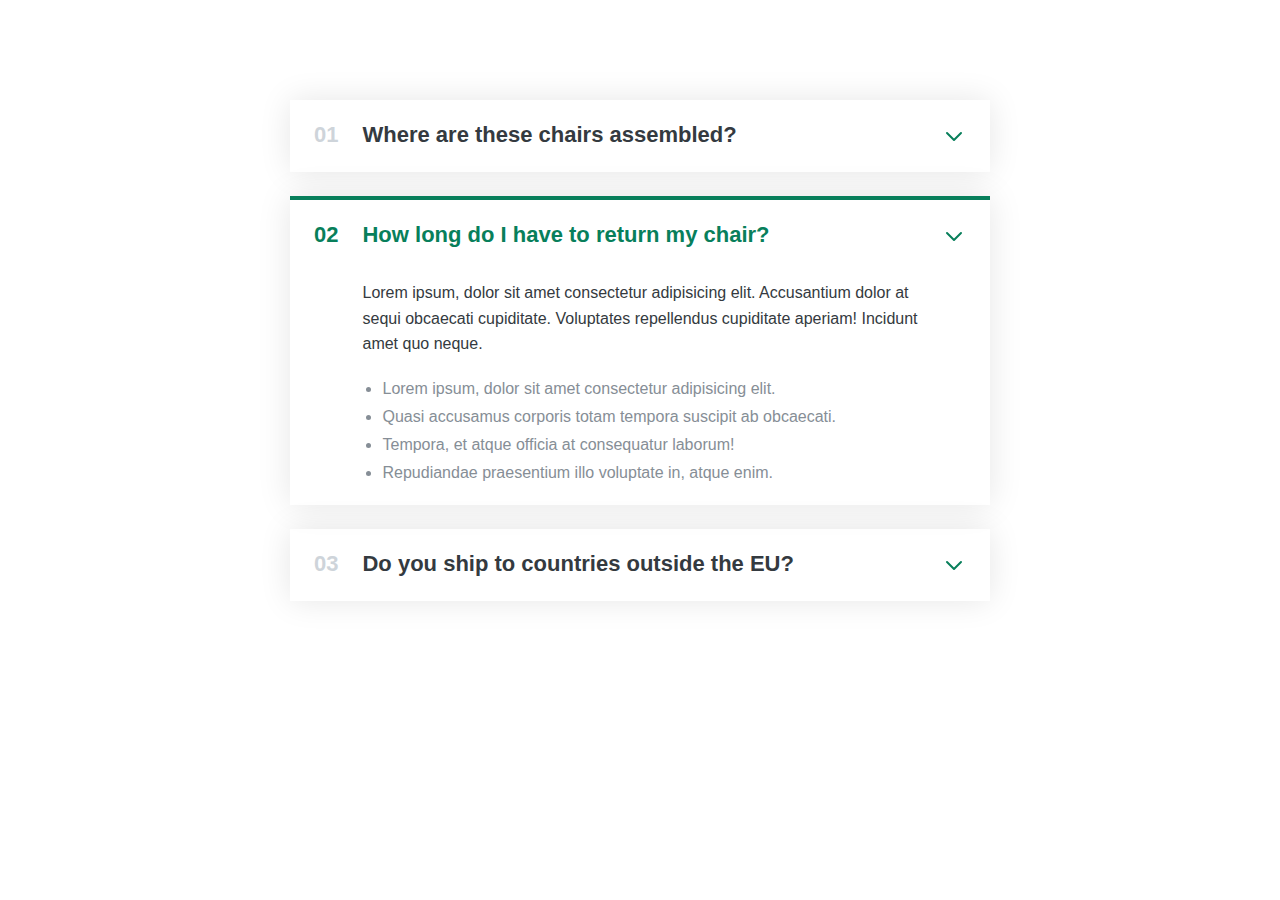
<file: accordions/001/index.html>
<!DOCTYPE html>
<html lang="en">

  <head>
    <meta charset="UTF-8">
    <meta name="viewport" content="width=device-width, initial-scale=1.0">
    <title>Accordion Component</title>
    <link rel="stylesheet" href="styles.css">
  </head>

  <body>
    <div class="accordion">
      <div class="item">
        <p class="number">01</p>
        <p class="text">Where are these chairs assembled?</p>
        <svg xmlns="http://www.w3.org/2000/svg" class="icon" fill="none" viewBox="0 0 24 24" stroke="currentColor">
        <path stroke-linecap="round" stroke-linejoin="round" stroke-width="2" d="M19 9l-7 7-7-7" />
        </svg>

        <div class="hidden-box">
          <p>
            Lorem ipsum, dolor sit amet consectetur adipisicing elit. Accusantium dolor at sequi obcaecati cupiditate.
            Voluptates repellendus cupiditate aperiam! Incidunt amet quo neque.
          </p>
          <ul>
            <li>Lorem ipsum, dolor sit amet consectetur adipisicing elit.</li>
            <li>Quasi accusamus corporis totam tempora suscipit ab obcaecati.</li>
            <li>Tempora, et atque officia at consequatur laborum!</li>
            <li>Repudiandae praesentium illo voluptate in, atque enim.</li>
          </ul>
        </div>
      </div>

      <div class="item open">
        <p class="number">02</p>
        <p class="text">How long do I have to return my chair?</p>
        <svg xmlns="http://www.w3.org/2000/svg" class="icon" fill="none" viewBox="0 0 24 24" stroke="currentColor">
          <path stroke-linecap="round" stroke-linejoin="round" stroke-width="2" d="M19 9l-7 7-7-7" />
        </svg>

        <div class="hidden-box">
          <p>
            Lorem ipsum, dolor sit amet consectetur adipisicing elit. Accusantium dolor at sequi obcaecati cupiditate. Voluptates repellendus cupiditate aperiam! Incidunt amet quo neque.
          </p>
          <ul>
            <li>Lorem ipsum, dolor sit amet consectetur adipisicing elit.</li>
            <li>Quasi accusamus corporis totam tempora suscipit ab obcaecati.</li>
            <li>Tempora, et atque officia at consequatur laborum!</li>
            <li>Repudiandae praesentium illo voluptate in, atque enim.</li>
          </ul>
        </div>
      </div>

      <div class="item">
        <p class="number">03</p>
        <p class="text">Do you ship to countries outside the EU?</p>
        <svg xmlns="http://www.w3.org/2000/svg" class="icon" fill="none" viewBox="0 0 24 24" stroke="currentColor">
          <path stroke-linecap="round" stroke-linejoin="round" stroke-width="2" d="M19 9l-7 7-7-7" />
        </svg>

        <div class="hidden-box">
          <p>
            Lorem ipsum, dolor sit amet consectetur adipisicing elit. Accusantium dolor at sequi obcaecati cupiditate.
            Voluptates repellendus cupiditate aperiam! Incidunt amet quo neque.
          </p>
          <ul>
            <li>Lorem ipsum, dolor sit amet consectetur adipisicing elit.</li>
            <li>Quasi accusamus corporis totam tempora suscipit ab obcaecati.</li>
            <li>Tempora, et atque officia at consequatur laborum!</li>
            <li>Repudiandae praesentium illo voluptate in, atque enim.</li>
          </ul>
        </div>
      </div>
    </div>
  </body>

</html>
</file>
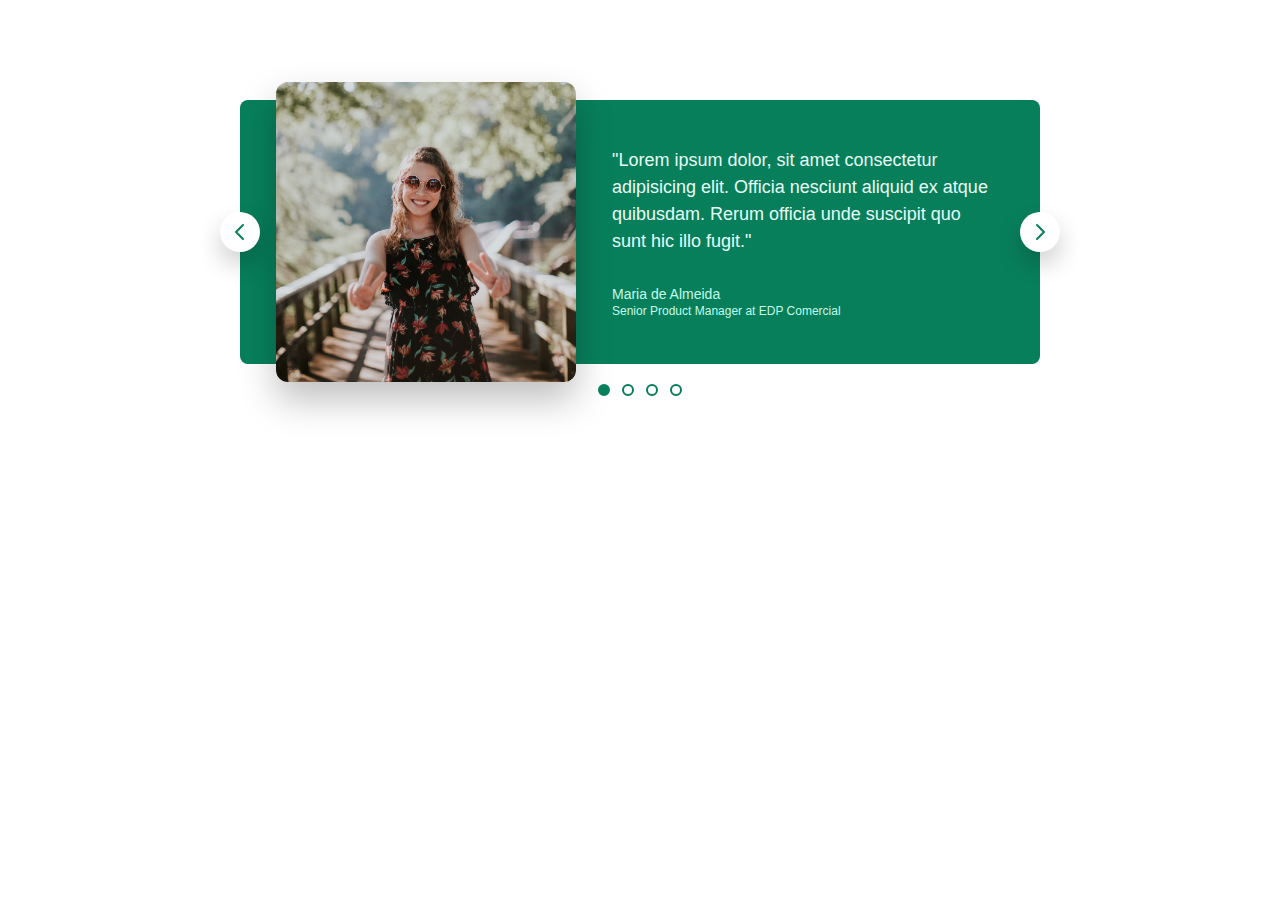
<file: carousels/001/index.html>
<!DOCTYPE html>
<html lang="en">

  <head>
    <meta charset="UTF-8">
    <meta name="viewport" content="width=device-width, initial-scale=1.0">
    <title>Carousel Component</title>
    <link rel="stylesheet" href="style.css">
  </head>

  <body>
    <div class="carousel">
      <img src="./img/maria.jpg" alt="Maria de Almeida">
      <blockquote class="testimonial">
        <p class="testimonial-text">"Lorem ipsum dolor, sit amet consectetur adipisicing elit. Officia nesciunt aliquid ex atque quibusdam. Rerum officia unde suscipit quo sunt hic illo fugit."</p>

        <p class="testimonial-author">Maria de Almeida</p>
        <p class="testimonial-job">Senior Product Manager at EDP Comercial</p>
      </blockquote>

      <button class="btn btn--left">
        <svg xmlns="http://www.w3.org/2000/svg" class="btn-icon" fill="none" viewBox="0 0 24 24" stroke="currentColor">
          <path stroke-linecap="round" stroke-linejoin="round" stroke-width="2" d="M15 19l-7-7 7-7" />
        </svg>
      </button>
      <button class="btn btn--right">
        <svg xmlns="http://www.w3.org/2000/svg" class="btn-icon" fill="none" viewBox="0 0 24 24" stroke="currentColor">
          <path stroke-linecap="round" stroke-linejoin="round" stroke-width="2" d="M9 5l7 7-7 7" />
        </svg>
      </button>

      <div class="dots">
        <button class="dot dot--fill">&nbsp;</button>
        <button class="dot">&nbsp;</button>
        <button class="dot">&nbsp;</button>
        <button class="dot">&nbsp;</button>
      </div>
    </div>
  </body>

</html>
</file>
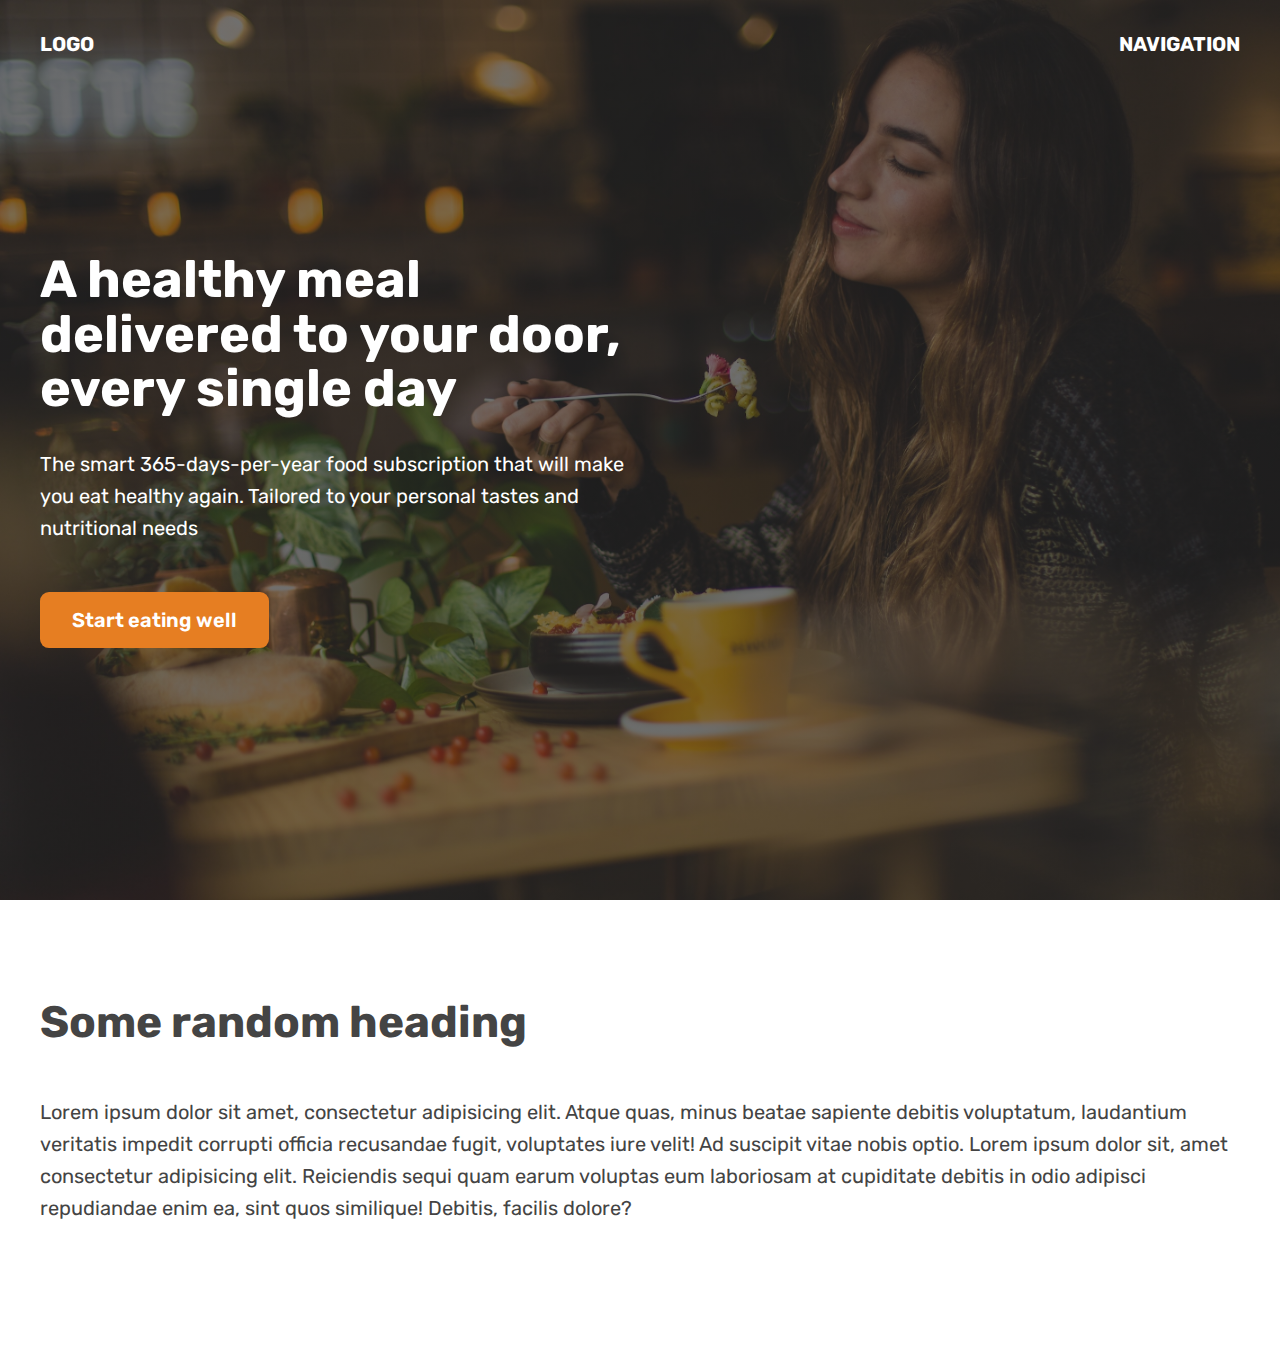
<file: hero-section/001/index.html>
<!DOCTYPE html>
<html lang="en">

  <head>
    <meta charset="UTF-8">
    <meta name="viewport" content="width=device-width, initial-scale=1.0">
    <title>Hero Section Component</title>
    <link href="https://fonts.googleapis.com/css2?family=Rubik:wght@400;600;700&amp;display=swap" rel="stylesheet">
    <link rel="stylesheet" href="styles.css">
  </head>

  <body>
    <header>
      <nav class="container">
        <div>Logo</div>
        <div>Navigation</div>
      </nav>

      <div class="container hero-box">
        <div class="hero-box--inner">
          <h1>A healthy meal delivered to your door, every single day</h1>
          <p>The smart 365-days-per-year food subscription that will make you eat healthy again. Tailored to your personal tastes and nutritional needs</p>
          <a href="#" class="btn">Start eating well</a>
        </div>
      </div>
    </header>

    <section>
      <div class="container">
        <h2>Some random heading</h2>
        <p>
          Lorem ipsum dolor sit amet, consectetur adipisicing elit. Atque quas, minus beatae sapiente debitis voluptatum,
          laudantium veritatis impedit corrupti officia recusandae fugit, voluptates iure velit! Ad suscipit vitae nobis optio.
          Lorem ipsum dolor sit, amet consectetur adipisicing elit. Reiciendis sequi quam earum voluptas eum laboriosam at
          cupiditate debitis in odio adipisci repudiandae enim ea, sint quos similique! Debitis, facilis dolore?
        </p>
      </div>
    </section>
  </body>

</html>
</file>
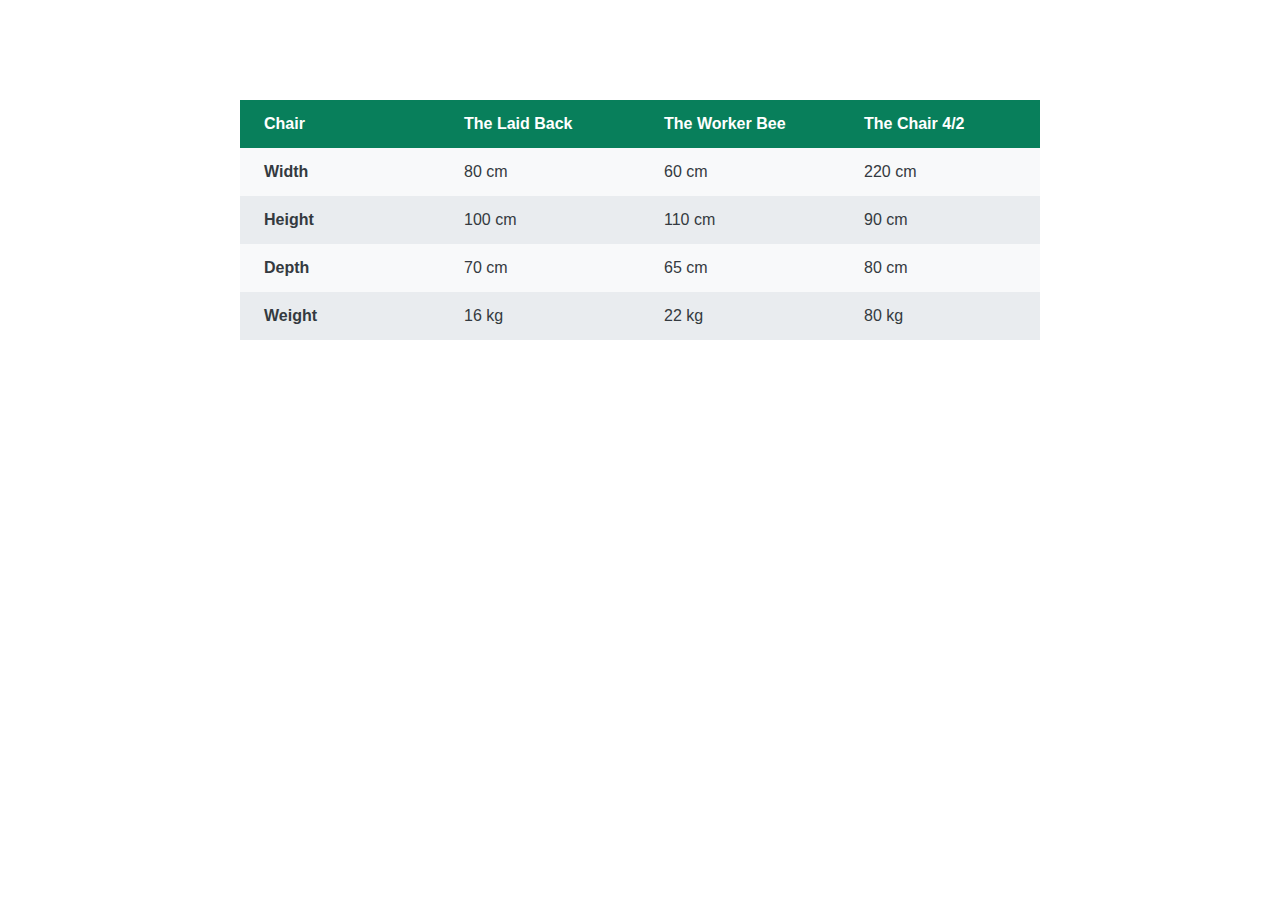
<file: tables/001/index.html>
<!DOCTYPE html>
<html lang="en">

  <head>
    <meta charset="UTF-8">
    <meta name="viewport" content="width=device-width, initial-scale=1.0">
    <title>Table Component</title>
    <link rel="stylesheet" href="style.css">
  </head>

  <body>
    <table>
      <thead>
        <tr>
          <th>Chair</th>
          <th>The Laid Back</th>
          <th>The Worker Bee</td>
          <th>The Chair 4&sol;2</th>
        </tr>
      </thead>

      <tbody>
        <tr>
          <th>Width</th>
          <td>80 cm</td>
          <td>60 cm</td>
          <td>220 cm</td>
        </tr>

        <tr>
          <th>Height</th>
          <td>100 cm</td>
          <td>110 cm</td>
          <td>90 cm</td>
        </tr>

        <tr>
          <th>Depth</th>
          <td>70 cm</td>
          <td>65 cm</td>
          <td>80 cm</td>
        </tr>

        <tr>
          <th>Weight</th>
          <td>16 kg</td>
          <td>22 kg</td>
          <td>80 kg</td>
        </tr>
      </tbody>
    </table>
  </body>

</html>
</file>
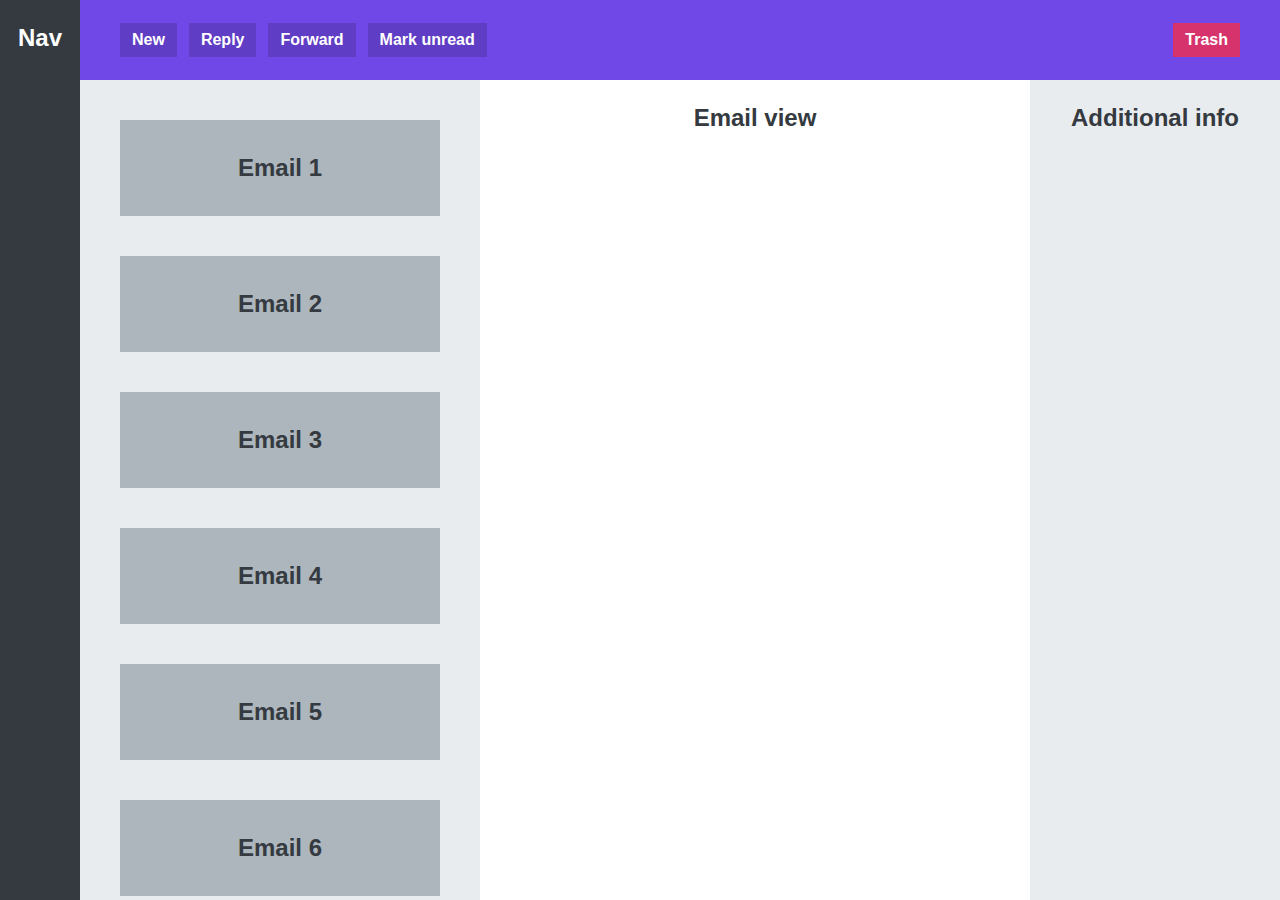
<file: web-apps/001/index.html>
<!DOCTYPE html>
<html lang="en">

  <head>
    <meta charset="UTF-8">
    <meta name="viewport" content="width=device-width, initial-scale=1.0">
    <title>Web App Component</title>
    <link rel="stylesheet" href="style.css">
  </head>

  <body>
    <nav>Nav</nav>
    <menu>
      <button>New</button>
      <button>Reply</button>
      <button>Forward</button>
      <button>Mark unread</button>
      <button>Trash</button>
    </menu>

    <section>
      <div class="email">Email 1</div>
      <div class="email">Email 2</div>
      <div class="email">Email 3</div>
      <div class="email">Email 4</div>
      <div class="email">Email 5</div>
      <div class="email">Email 6</div>
      <div class="email">Email 7</div>
      <div class="email">Email 8</div>
      <div class="email">Email 9</div>
      <div class="email">Email 10</div>
    </section>
    <main>Email view</main>
    <aside>Additional info</aside>
  </body>

</html>
</file>
<file: accordions/001/styles.css>
* {
  box-sizing: border-box;
  padding: 0;
  margin: 0;
}

body {
  font-family: Verdana, sans-serif;
  color: #343a40;
  line-height: 1;
}

.accordion {
  width: 700px;
  margin: 100px auto;
  display: flex;
  flex-direction: column;
  gap: 24px;
}

.item{
  box-shadow: 0 0 32px rgba(0, 0, 0, 0.1);
  padding: 24px;
  display: grid;
  grid-template-columns: auto 1fr auto;
  gap: 32px 24px;
}

.number,
.text {
  font-size: 22px;
  font-weight: 600;
}

.number {
  color: #ced4da;
}

.icon {
  width: 24px;
  height: 24px;
  color: #087f5b;
}

.hidden-box {
  grid-column: 2;
  display: none;
}

.hidden-box p {
  line-height: 1.6;
  margin-bottom: 24px;
}

.hidden-box ul {
  color: #868e96;
  margin-left: 20px;
  display: flex;
  flex-direction: column;
  gap: 12px;
}

/* OPEN STATE */
.open {
  border-top: 4px solid #087f5b;
}

.open .hidden-box {
  display: block;
}

.open .number,
.open .text {
  color: #087f5b;
}
</file>
<file: carousels/001/style.css>
* {
  box-sizing: border-box;
  padding: 0;
  margin: 0;
}

body {
  font-family: Verdana, sans-serif;
  color: #343a40;
  line-height: 1;
}

.carousel {
  width: 800px;
  margin: 100px auto;
  background-color: #087f5b;
  border-radius: 8px;
  padding: 32px 48px 32px 86px;
  display: flex;
  gap: 86px;
  align-items: center;
  position: relative;
}

.carousel img {
  width: 200px;
  border-radius: 8px;
  transform: scale(1.5);
  box-shadow: 0 12px 24px rgba(0, 0, 0, 0.25);
}

.testimonial-text {
  font-size: 18px;
  font-weight: 500;
  line-height: 1.5;
  margin-bottom: 32px;
  color: #e6fcf5;
}

.testimonial-author {
  font-size: 14px;
  color: #c3fae8;
  margin-bottom: 4px;
}

.testimonial-job {
  font-size: 12px;
  color: #c3fae8;
}

/* CONTROLS */
.btn {
  background-color: #fff;
  border: none;
  width: 40px;
  height: 40px;
  box-shadow: 0 12px 24px rgba(0, 0, 0, 0.2);
  border-radius: 50%;
  cursor: pointer;
  display: flex;
  justify-content: center;
  align-items: center;
  position: absolute;

  /* WITH NO FLEX ALIGN-ITEMS
  top: 50%;
  transform: translate(0, -50%); */
}

.btn-icon {
  width: 24px;
  height: 24px;
  stroke: #087f5b;
}

.btn--left {
  top: 50%;
  left: 0;
  transform: translate(-50%, -50%);
  /* left: -20px; */
}

.btn--right{
  top: 50%;
  right: 0;
  transform: translate(50%, -50%);
  /* right: -20px; */
}

.dots {
  position: absolute;
  left: 50%;
  bottom: 0;
  transform: translate(-50%, 32px);
  display: flex;
  gap: 12px;
}

.dot {
  width: 12px;
  height: 12px;
  background-color: #fff;
  border: 2px solid #087f5b;
  border-radius: 50%;
}
.dot--fill {
  background-color: #087f5b;
}
</file>
<file: hero-section/001/styles.css>
* {
  box-sizing: border-box;
  padding: 0;
  margin: 0;
  text-decoration: none;
}

html {
  font-family: 'Rubik', sans-serif;
  color: #444;
}

.container {
  width: 1200px;
  margin: 0 auto;
}
header {
  height: 100vh;
  position: relative;
  background-image:
    linear-gradient(rgba(34, 34, 34, 0.6), rgba(34, 34, 34, 0.6)),
    url(./img/hero.jpg);
  background-size: cover;
  color: #fff;
}

nav {
  font-size: 20px;
  font-weight: 700;
  text-transform: uppercase;
  display: flex;
  justify-content: space-between;
  padding-top: 32px;
}

.hero-box {
  position: absolute;
  left: 50%;
  top: 50%;
  transform: translate(-50%, -50%);
}

.hero-box--inner {
  width: 50%;
}

h1 {
  font-size: 52px;
  margin-bottom: 32px;
  line-height: 1.05;
}

p {
  font-size: 20px;
  line-height: 1.6;
  margin-bottom: 48px;
}

.btn:link,
.btn:visited {
  font-size: 20px;
  font-weight: 600;
  background-color: #e67e22;
  color: inherit;
  display: inline-block;
  padding: 16px 32px;
  border-radius: 9px;
}

h2 {
  font-size: 44px;
  margin-bottom: 48px;
}

section {
  padding: 96px 0;
}
</file>
<file: tables/001/style.css>
* {
  box-sizing: border-box;
  padding: 0;
  margin: 0;
}

body {
  font-family: Verdana, sans-serif;
  color: #343a40;
  line-height: 1;
  display: flex;
  justify-content: center;
}

/* #087f5b */

table {
  width: 800px;
  margin-top: 100px;
  border-collapse: collapse;
  /* border: 1px solid #343a40; */
}

thead {
  background-color: #087f5b;
  color: #fff;
}

td, th {
  width: 25%;
  padding: 16px 24px;
  text-align: left;
}

tbody tr:nth-child(odd) {
  background-color: #f8f9fa;
}

tbody tr:nth-child(even) {
  background-color: #e9ecef;
}
</file>
<file: web-apps/001/style.css>
* {
  padding: 0;
  margin: 0;
  box-sizing: border-box;
}

body {
  font-family: sans-serif;
  font-size: 24px;
  font-weight: bold;
  color: #343a40;
  text-align: center;
  height: 100vh;
  display: grid;
  grid-template-columns: 80px 400px 1fr 250px;
  grid-template-rows: 80px 1fr;
}

nav, section, main, aside {
  padding-top: 24px;
}

nav {
  background-color: #343a40;
  color: #fff;
  grid-row: 1 / -1;
}

menu {
  background-color: #7048e8;
  grid-column: 2 / -1;
  display: flex;
  align-items: center;
  gap: 12px;
  padding: 0 40px;
}

section {
  background-color: #e9ecef;
  padding: 40px;
  display: flex;
  flex-direction: column;
  gap: 40px;
  overflow: scroll;
}

.email {
  background-color: #adb5bd;
  height: 96px;
  display: flex;
  align-items: center;
  justify-content: center;
  flex-shrink: 0;
}

aside {
  background-color: #e9ecef;
}

button {
  display: inline-block;
  font-size: 16px;
  background-color: #5f3dc4;
  border: none;
  padding: 8px 12px;
  font-weight: inherit;
  cursor: pointer;
  color: #fff;
}

button:last-child {
  background-color: #d6336c;
  margin-left: auto;
}
</file>
